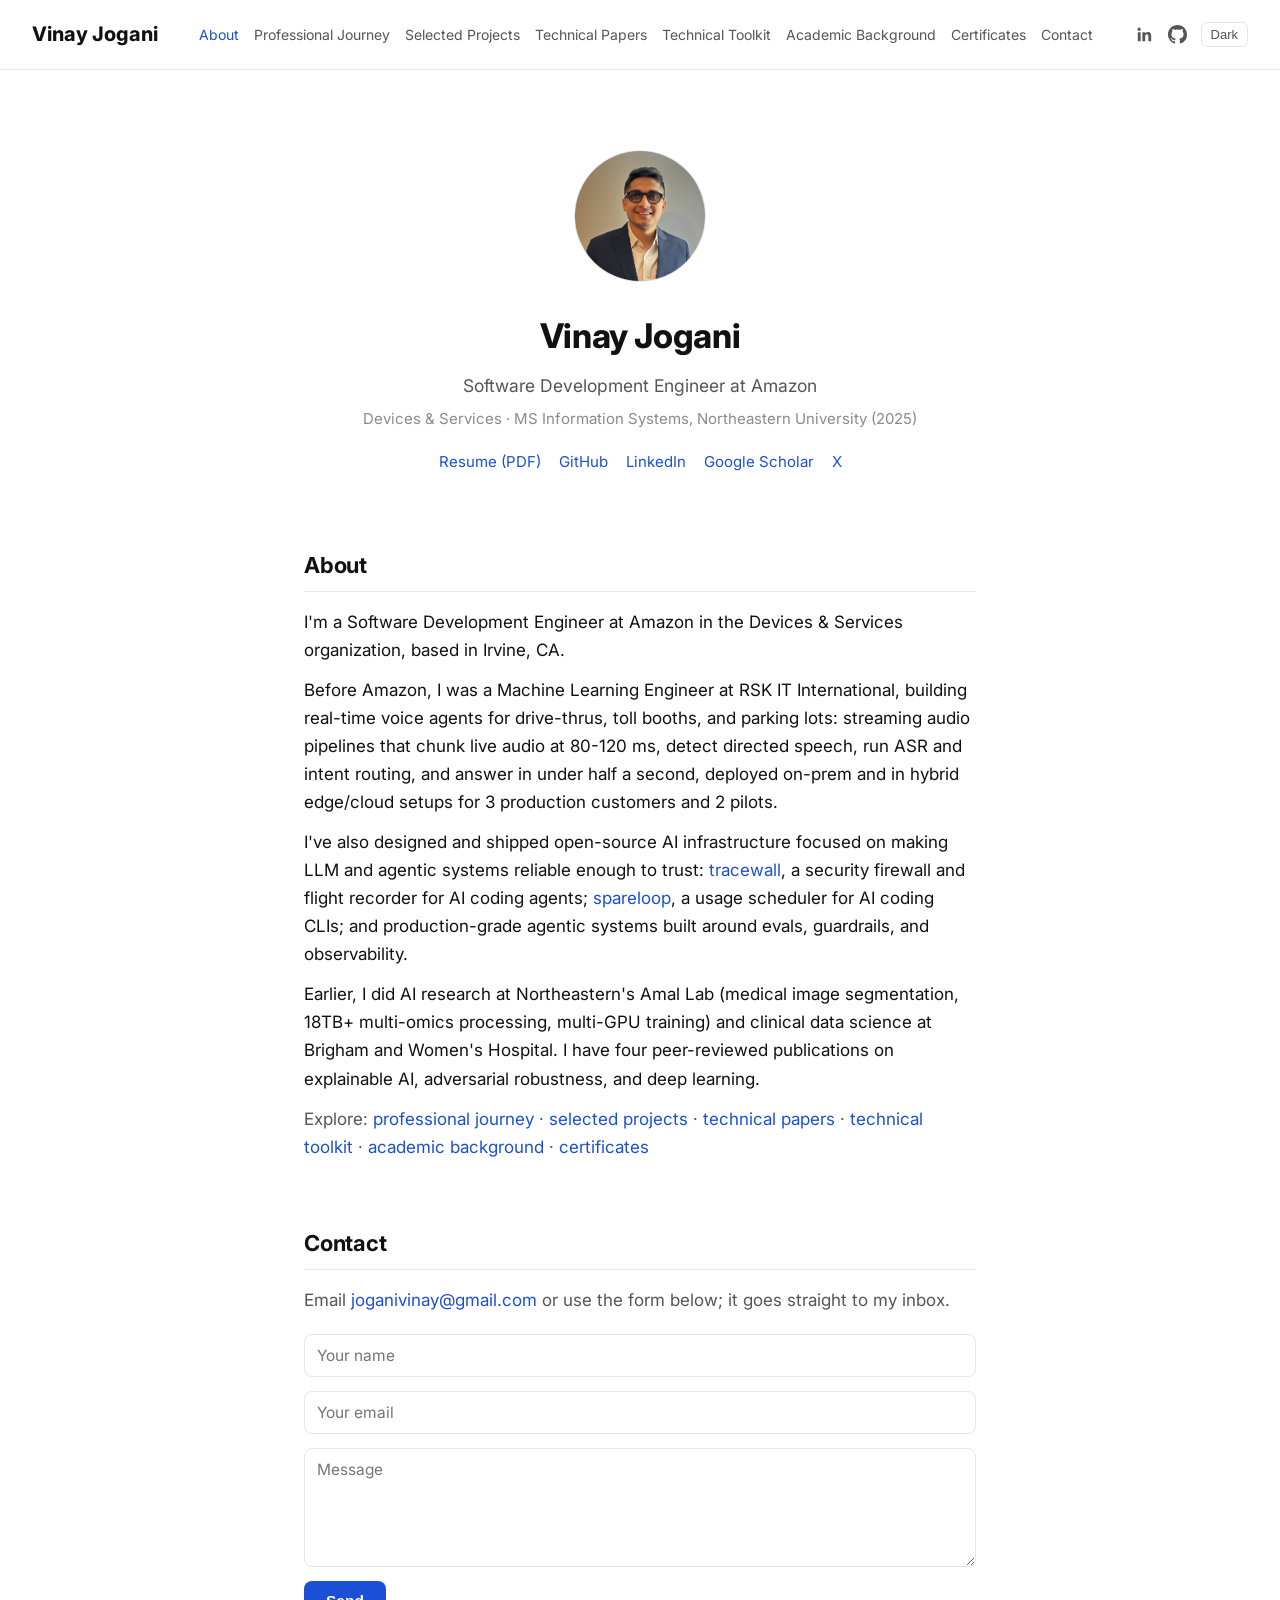
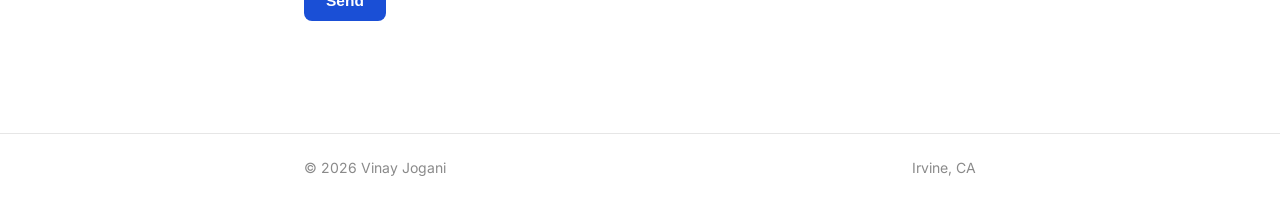
<file: index.html>
<!DOCTYPE html>
<html lang="en">
<head>
<meta charset="UTF-8"><meta name="viewport" content="width=device-width, initial-scale=1.0">
<title>Vinay Jogani — Software Development Engineer at Amazon</title>
<meta name="description" content="Vinay Jogani — Software Development Engineer at Amazon with a background in production ML, real-time voice AI, and open-source agentic AI infrastructure.">
<script async src="https://www.googletagmanager.com/gtag/js?id=G-DZ1MQV8NDV"></script>
<script>window.dataLayer=window.dataLayer||[];function gtag(){dataLayer.push(arguments);}gtag('js',new Date());gtag('config','G-DZ1MQV8NDV');</script>
<link rel="preconnect" href="https://fonts.googleapis.com"><link rel="preconnect" href="https://fonts.gstatic.com" crossorigin><link href="https://fonts.googleapis.com/css2?family=Inter:wght@400;500;600;700;800&display=swap" rel="stylesheet"><link rel="stylesheet" href="style.css">
<script src="shared.js"></script>
</head>
<body>
<header><nav>
<a class="name" href="index.html">Vinay Jogani</a>
<span class="links-c"><a class="nl active" href="index.html#about">About</a><a class="nl" href="journey.html">Professional Journey</a><a class="nl" href="projects.html">Selected Projects</a><a class="nl" href="papers.html">Technical Papers</a><a class="nl" href="toolkit.html">Technical Toolkit</a><a class="nl" href="academic.html">Academic Background</a><a class="nl" href="certificates.html">Certificates</a><a class="nl" href="index.html#contact">Contact</a></span>
<span class="icons">
<a href="https://www.linkedin.com/in/vinayjogani/" aria-label="LinkedIn" target="_blank" rel="noopener"><svg viewBox="0 0 24 24"><path d="M20.45 20.45h-3.56v-5.57c0-1.33-.02-3.04-1.85-3.04-1.85 0-2.14 1.45-2.14 2.94v5.67H9.34V9h3.41v1.56h.05c.48-.9 1.64-1.85 3.37-1.85 3.6 0 4.27 2.37 4.27 5.46v6.28zM5.34 7.43a2.07 2.07 0 1 1 0-4.13 2.07 2.07 0 0 1 0 4.13zM7.12 20.45H3.55V9h3.57v11.45z"/></svg></a>
<a href="https://github.com/VinayJogani14" aria-label="GitHub" target="_blank" rel="noopener"><svg viewBox="0 0 16 16"><path d="M8 0C3.58 0 0 3.58 0 8c0 3.54 2.29 6.53 5.47 7.59.4.07.55-.17.55-.38 0-.19-.01-.82-.01-1.49-2.01.37-2.53-.49-2.69-.94-.09-.23-.48-.94-.82-1.13-.28-.15-.68-.52-.01-.53.63-.01 1.08.58 1.23.82.72 1.21 1.87.87 2.33.66.07-.52.28-.87.51-1.07-1.78-.2-3.64-.89-3.64-3.95 0-.87.31-1.59.82-2.15-.08-.2-.36-1.02.08-2.12 0 0 .67-.21 2.2.82.64-.18 1.32-.27 2-.27s1.36.09 2 .27c1.53-1.04 2.2-.82 2.2-.82.44 1.1.16 1.92.08 2.12.51.56.82 1.27.82 2.15 0 3.07-1.87 3.75-3.65 3.95.29.25.54.73.54 1.48 0 1.07-.01 1.93-.01 2.2 0 .21.15.46.55.38A8.01 8.01 0 0 0 16 8c0-4.42-3.58-8-8-8z"/></svg></a>
<button id="theme-btn" onclick="toggleTheme()">Dark</button>
</span>
</nav></header>
<main><div class="wrap">

<div class="hero">
<img src="Vinay.jpg" alt="Vinay Jogani">
<h1>Vinay Jogani</h1>
<div class="tag">Software Development Engineer at Amazon</div>
<div class="sub">Devices &amp; Services &middot; MS Information Systems, Northeastern University (2025)</div>
<div class="links">
<a href="Vinay Jogani_Resume.pdf">Resume (PDF)</a>
<a href="https://github.com/VinayJogani14" target="_blank" rel="noopener">GitHub</a>
<a href="https://www.linkedin.com/in/vinayjogani/" target="_blank" rel="noopener">LinkedIn</a>
<a href="https://scholar.google.com/citations?hl=en&user=Xnowpo4AAAAJ" target="_blank" rel="noopener">Google Scholar</a>
<a href="https://x.com/jogani_vinay" target="_blank" rel="noopener">X</a>
</div>
</div>

<section id="about">
<h2>About</h2>
<p>I'm a Software Development Engineer at Amazon in the Devices &amp; Services organization, based in Irvine, CA.</p>
<p>Before Amazon, I was a Machine Learning Engineer at RSK IT International, building real-time voice agents for drive-thrus, toll booths, and parking lots: streaming audio pipelines that chunk live audio at 80-120 ms, detect directed speech, run ASR and intent routing, and answer in under half a second, deployed on-prem and in hybrid edge/cloud setups for 3 production customers and 2 pilots.</p>
<p>I've also designed and shipped open-source AI infrastructure focused on making LLM and agentic systems reliable enough to trust: <a href="https://github.com/VinayJogani14/tracewall" target="_blank" rel="noopener">tracewall</a>, a security firewall and flight recorder for AI coding agents; <a href="https://github.com/VinayJogani14/spareloop" target="_blank" rel="noopener">spareloop</a>, a usage scheduler for AI coding CLIs; and production-grade agentic systems built around evals, guardrails, and observability.</p>
<p>Earlier, I did AI research at Northeastern's Amal Lab (medical image segmentation, 18TB+ multi-omics processing, multi-GPU training) and clinical data science at Brigham and Women's Hospital. I have four peer-reviewed publications on explainable AI, adversarial robustness, and deep learning.</p>
<p class="muted">Explore: <a href="journey.html">professional journey</a> &middot; <a href="projects.html">selected projects</a> &middot; <a href="papers.html">technical papers</a> &middot; <a href="toolkit.html">technical toolkit</a> &middot; <a href="academic.html">academic background</a> &middot; <a href="certificates.html">certificates</a></p>
</section>

<section id="contact">
<h2>Contact</h2>
<p class="muted">Email <a href="mailto:joganivinay@gmail.com">joganivinay@gmail.com</a> or use the form below; it goes straight to my inbox.</p>
<form action="https://formsubmit.co/joganivinay@gmail.com" method="POST">
<input type="hidden" name="_subject" value="Website contact — vinayjogani14.github.io">
<input type="hidden" name="_captcha" value="false">
<input type="text" name="_honey" style="display:none">
<input type="text" name="name" placeholder="Your name" required>
<input type="email" name="email" placeholder="Your email" required>
<textarea name="message" rows="5" placeholder="Message" required></textarea>
<button class="submit" type="submit">Send</button>
</form>
</section>

</div></main>
<footer><div class="wrap"><span>© 2026 Vinay Jogani</span><span>Irvine, CA</span></div></footer>
</body>
</html>
</file>
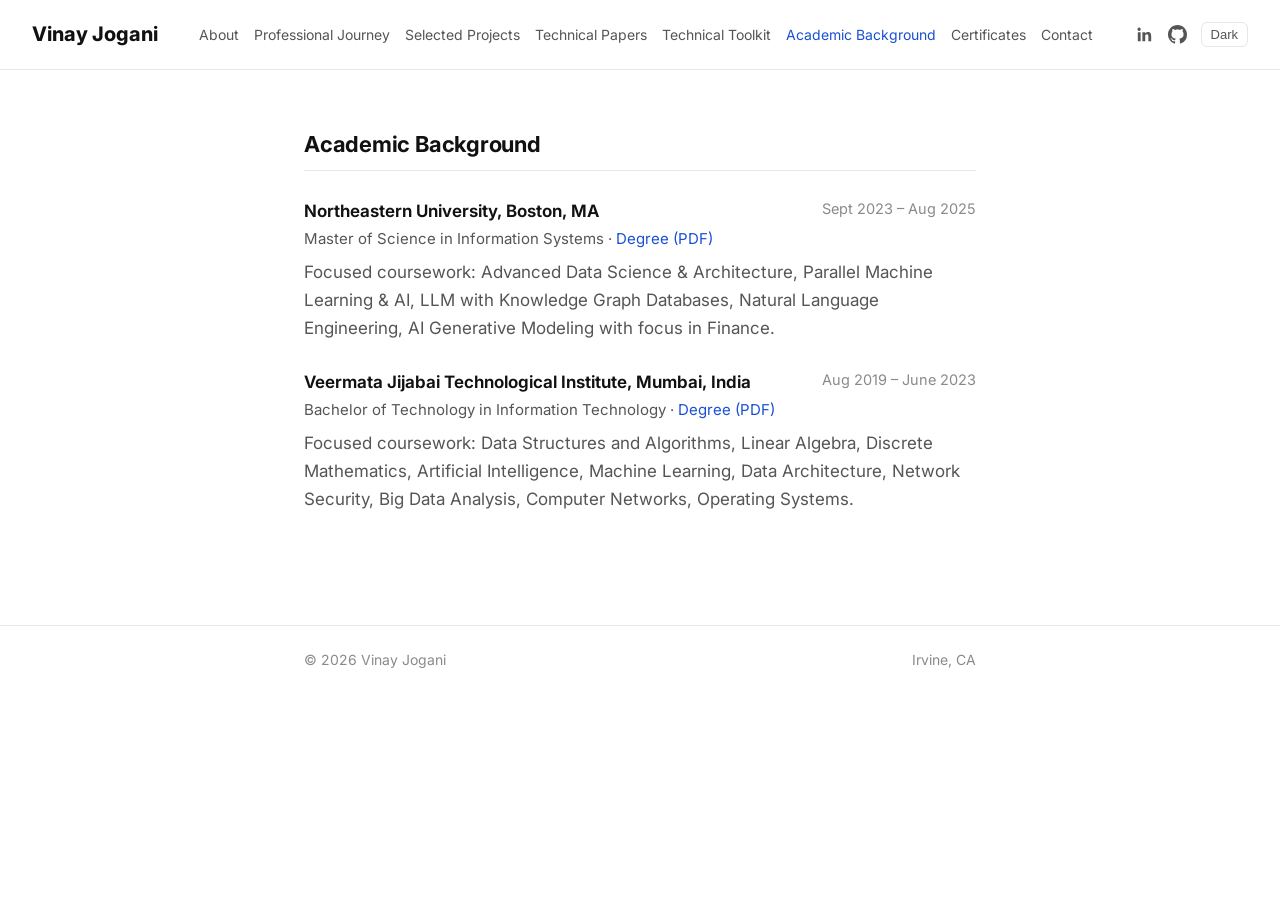
<file: academic.html>
<!DOCTYPE html>
<html lang="en">
<head>
<meta charset="UTF-8"><meta name="viewport" content="width=device-width, initial-scale=1.0">
<title>Academic Background — Vinay Jogani</title>
<meta name="description" content="Vinay Jogani's education: MS Information Systems at Northeastern University, BTech IT at VJTI Mumbai.">
<script async src="https://www.googletagmanager.com/gtag/js?id=G-DZ1MQV8NDV"></script>
<script>window.dataLayer=window.dataLayer||[];function gtag(){dataLayer.push(arguments);}gtag('js',new Date());gtag('config','G-DZ1MQV8NDV');</script>
<link rel="preconnect" href="https://fonts.googleapis.com"><link rel="preconnect" href="https://fonts.gstatic.com" crossorigin><link href="https://fonts.googleapis.com/css2?family=Inter:wght@400;500;600;700;800&display=swap" rel="stylesheet"><link rel="stylesheet" href="style.css">
<script src="shared.js"></script>
</head>
<body>
<header><nav>
<a class="name" href="index.html">Vinay Jogani</a>
<span class="links-c"><a class="nl" href="index.html#about">About</a><a class="nl" href="journey.html">Professional Journey</a><a class="nl" href="projects.html">Selected Projects</a><a class="nl" href="papers.html">Technical Papers</a><a class="nl" href="toolkit.html">Technical Toolkit</a><a class="nl active" href="academic.html">Academic Background</a><a class="nl" href="certificates.html">Certificates</a><a class="nl" href="index.html#contact">Contact</a></span>
<span class="icons">
<a href="https://www.linkedin.com/in/vinayjogani/" aria-label="LinkedIn" target="_blank" rel="noopener"><svg viewBox="0 0 24 24"><path d="M20.45 20.45h-3.56v-5.57c0-1.33-.02-3.04-1.85-3.04-1.85 0-2.14 1.45-2.14 2.94v5.67H9.34V9h3.41v1.56h.05c.48-.9 1.64-1.85 3.37-1.85 3.6 0 4.27 2.37 4.27 5.46v6.28zM5.34 7.43a2.07 2.07 0 1 1 0-4.13 2.07 2.07 0 0 1 0 4.13zM7.12 20.45H3.55V9h3.57v11.45z"/></svg></a>
<a href="https://github.com/VinayJogani14" aria-label="GitHub" target="_blank" rel="noopener"><svg viewBox="0 0 16 16"><path d="M8 0C3.58 0 0 3.58 0 8c0 3.54 2.29 6.53 5.47 7.59.4.07.55-.17.55-.38 0-.19-.01-.82-.01-1.49-2.01.37-2.53-.49-2.69-.94-.09-.23-.48-.94-.82-1.13-.28-.15-.68-.52-.01-.53.63-.01 1.08.58 1.23.82.72 1.21 1.87.87 2.33.66.07-.52.28-.87.51-1.07-1.78-.2-3.64-.89-3.64-3.95 0-.87.31-1.59.82-2.15-.08-.2-.36-1.02.08-2.12 0 0 .67-.21 2.2.82.64-.18 1.32-.27 2-.27s1.36.09 2 .27c1.53-1.04 2.2-.82 2.2-.82.44 1.1.16 1.92.08 2.12.51.56.82 1.27.82 2.15 0 3.07-1.87 3.75-3.65 3.95.29.25.54.73.54 1.48 0 1.07-.01 1.93-.01 2.2 0 .21.15.46.55.38A8.01 8.01 0 0 0 16 8c0-4.42-3.58-8-8-8z"/></svg></a>
<button id="theme-btn" onclick="toggleTheme()">Dark</button>
</span>
</nav></header>
<main><div class="wrap">

<h2 style="margin-top:0">Academic Background</h2>
<div class="item"><div class="row"><span class="t">Northeastern University, Boston, MA</span><span class="d">Sept 2023 – Aug 2025</span></div>
<div class="where">Master of Science in Information Systems · <a href="docs/Northeastern Degree.pdf">Degree (PDF)</a></div>
<p class="muted" style="margin-top:6px">Focused coursework: Advanced Data Science &amp; Architecture, Parallel Machine Learning &amp; AI, LLM with Knowledge Graph Databases, Natural Language Engineering, AI Generative Modeling with focus in Finance.</p></div>

<div class="item"><div class="row"><span class="t">Veermata Jijabai Technological Institute, Mumbai, India</span><span class="d">Aug 2019 – June 2023</span></div>
<div class="where">Bachelor of Technology in Information Technology · <a href="docs/VJTI Degree.pdf">Degree (PDF)</a></div>
<p class="muted" style="margin-top:6px">Focused coursework: Data Structures and Algorithms, Linear Algebra, Discrete Mathematics, Artificial Intelligence, Machine Learning, Data Architecture, Network Security, Big Data Analysis, Computer Networks, Operating Systems.</p></div>

</div></main>
<footer><div class="wrap"><span>© 2026 Vinay Jogani</span><span>Irvine, CA</span></div></footer>
</body>
</html>
</file>
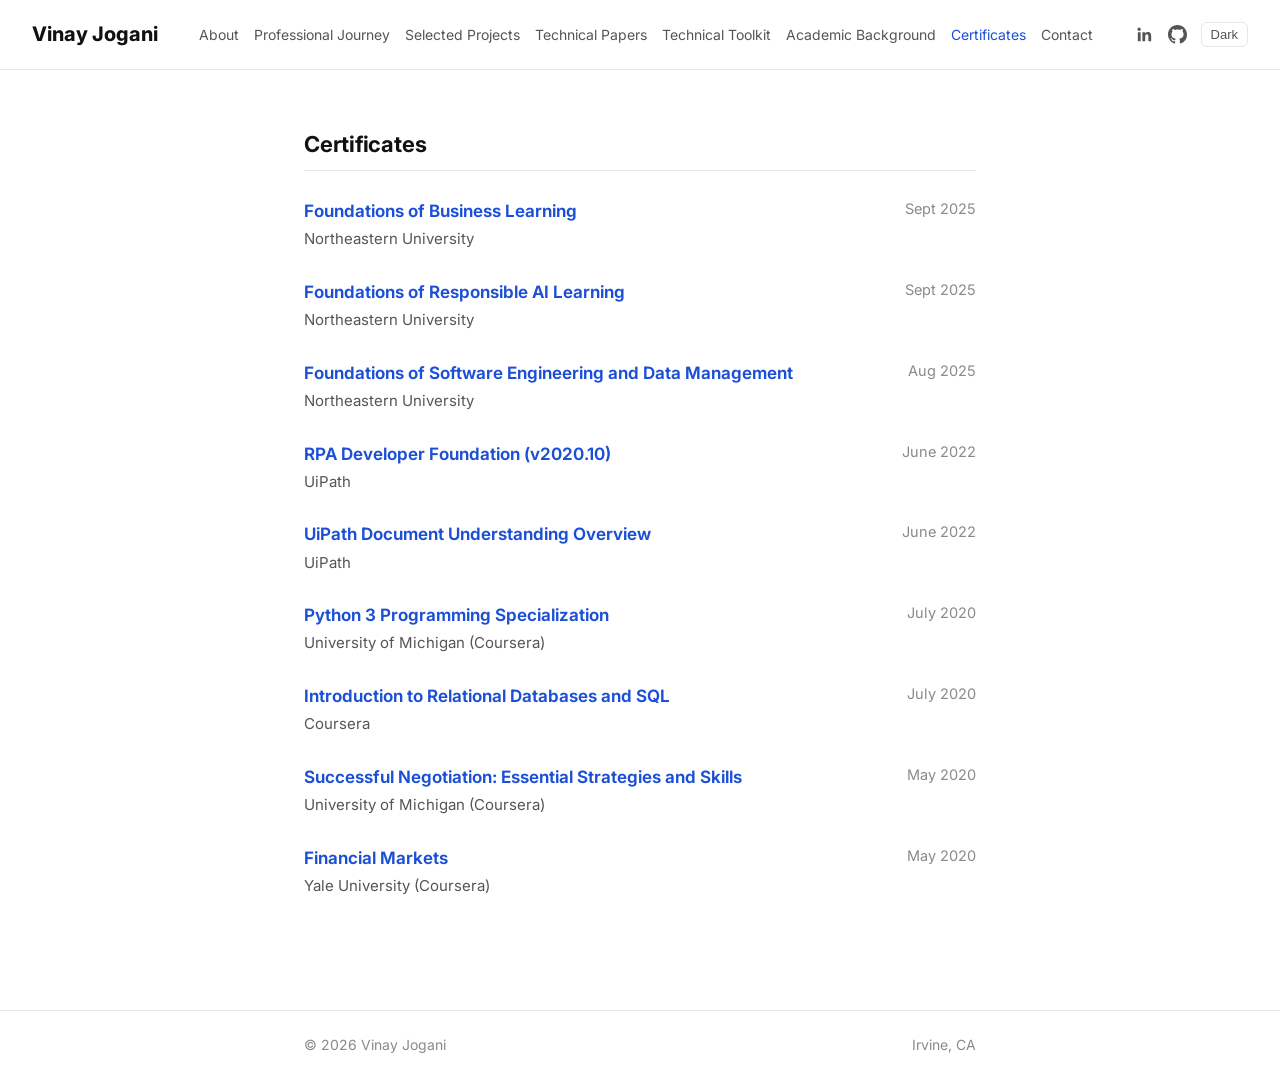
<file: certificates.html>
<!DOCTYPE html>
<html lang="en">
<head>
<meta charset="UTF-8"><meta name="viewport" content="width=device-width, initial-scale=1.0">
<title>Certificates — Vinay Jogani</title>
<meta name="description" content="Certificates earned by Vinay Jogani from Northeastern, UiPath, University of Michigan, and Yale.">
<script async src="https://www.googletagmanager.com/gtag/js?id=G-DZ1MQV8NDV"></script>
<script>window.dataLayer=window.dataLayer||[];function gtag(){dataLayer.push(arguments);}gtag('js',new Date());gtag('config','G-DZ1MQV8NDV');</script>
<link rel="preconnect" href="https://fonts.googleapis.com"><link rel="preconnect" href="https://fonts.gstatic.com" crossorigin><link href="https://fonts.googleapis.com/css2?family=Inter:wght@400;500;600;700;800&display=swap" rel="stylesheet"><link rel="stylesheet" href="style.css">
<script src="shared.js"></script>
</head>
<body>
<header><nav>
<a class="name" href="index.html">Vinay Jogani</a>
<span class="links-c"><a class="nl" href="index.html#about">About</a><a class="nl" href="journey.html">Professional Journey</a><a class="nl" href="projects.html">Selected Projects</a><a class="nl" href="papers.html">Technical Papers</a><a class="nl" href="toolkit.html">Technical Toolkit</a><a class="nl" href="academic.html">Academic Background</a><a class="nl active" href="certificates.html">Certificates</a><a class="nl" href="index.html#contact">Contact</a></span>
<span class="icons">
<a href="https://www.linkedin.com/in/vinayjogani/" aria-label="LinkedIn" target="_blank" rel="noopener"><svg viewBox="0 0 24 24"><path d="M20.45 20.45h-3.56v-5.57c0-1.33-.02-3.04-1.85-3.04-1.85 0-2.14 1.45-2.14 2.94v5.67H9.34V9h3.41v1.56h.05c.48-.9 1.64-1.85 3.37-1.85 3.6 0 4.27 2.37 4.27 5.46v6.28zM5.34 7.43a2.07 2.07 0 1 1 0-4.13 2.07 2.07 0 0 1 0 4.13zM7.12 20.45H3.55V9h3.57v11.45z"/></svg></a>
<a href="https://github.com/VinayJogani14" aria-label="GitHub" target="_blank" rel="noopener"><svg viewBox="0 0 16 16"><path d="M8 0C3.58 0 0 3.58 0 8c0 3.54 2.29 6.53 5.47 7.59.4.07.55-.17.55-.38 0-.19-.01-.82-.01-1.49-2.01.37-2.53-.49-2.69-.94-.09-.23-.48-.94-.82-1.13-.28-.15-.68-.52-.01-.53.63-.01 1.08.58 1.23.82.72 1.21 1.87.87 2.33.66.07-.52.28-.87.51-1.07-1.78-.2-3.64-.89-3.64-3.95 0-.87.31-1.59.82-2.15-.08-.2-.36-1.02.08-2.12 0 0 .67-.21 2.2.82.64-.18 1.32-.27 2-.27s1.36.09 2 .27c1.53-1.04 2.2-.82 2.2-.82.44 1.1.16 1.92.08 2.12.51.56.82 1.27.82 2.15 0 3.07-1.87 3.75-3.65 3.95.29.25.54.73.54 1.48 0 1.07-.01 1.93-.01 2.2 0 .21.15.46.55.38A8.01 8.01 0 0 0 16 8c0-4.42-3.58-8-8-8z"/></svg></a>
<button id="theme-btn" onclick="toggleTheme()">Dark</button>
</span>
</nav></header>
<main><div class="wrap">
<h2 style="margin-top:0">Certificates</h2><div class="item"><div class="row"><span class="t"><a href="https://northeastern.badgr.com/public/credentials/xpQ7xJB9TRelAGd5vNbZXA?identity__email=jogani.v%40northeastern.edu" target="_blank" rel="noopener">Foundations of Business Learning</a></span><span class="d">Sept 2025</span></div><div class="where">Northeastern University</div></div><div class="item"><div class="row"><span class="t"><a href="https://northeastern.badgr.com/public/credentials/or8B7_xjQsWAOlJY0SCC4w?identity__email=jogani.v%40northeastern.edu" target="_blank" rel="noopener">Foundations of Responsible AI Learning</a></span><span class="d">Sept 2025</span></div><div class="where">Northeastern University</div></div><div class="item"><div class="row"><span class="t"><a href="https://northeastern.badgr.com/public/credentials/t70JusHFQ3eS8KcBfu5zXA?identity__email=jogani.v%40northeastern.edu" target="_blank" rel="noopener">Foundations of Software Engineering and Data Management</a></span><span class="d">Aug 2025</span></div><div class="where">Northeastern University</div></div><div class="item"><div class="row"><span class="t"><a href="docs/UiPath RPA Foundation.pdf" target="_blank" rel="noopener">RPA Developer Foundation (v2020.10)</a></span><span class="d">June 2022</span></div><div class="where">UiPath</div></div><div class="item"><div class="row"><span class="t"><a href="docs/UiPath Document Understanding.pdf" target="_blank" rel="noopener">UiPath Document Understanding Overview</a></span><span class="d">June 2022</span></div><div class="where">UiPath</div></div><div class="item"><div class="row"><span class="t"><a href="https://www.coursera.org/account/accomplishments/specialization/DV33BF5WKD42" target="_blank" rel="noopener">Python 3 Programming Specialization</a></span><span class="d">July 2020</span></div><div class="where">University of Michigan (Coursera)</div></div><div class="item"><div class="row"><span class="t"><a href="https://www.coursera.org/account/accomplishments/verify/93RHRNB9BEZQ" target="_blank" rel="noopener">Introduction to Relational Databases and SQL</a></span><span class="d">July 2020</span></div><div class="where">Coursera</div></div><div class="item"><div class="row"><span class="t"><a href="https://www.coursera.org/account/accomplishments/verify/2BMWZ2SHHPLQ" target="_blank" rel="noopener">Successful Negotiation: Essential Strategies and Skills</a></span><span class="d">May 2020</span></div><div class="where">University of Michigan (Coursera)</div></div><div class="item"><div class="row"><span class="t"><a href="https://www.coursera.org/account/accomplishments/verify/LW3EAW29CLA3" target="_blank" rel="noopener">Financial Markets</a></span><span class="d">May 2020</span></div><div class="where">Yale University (Coursera)</div></div>
</div></main>
<footer><div class="wrap"><span>© 2026 Vinay Jogani</span><span>Irvine, CA</span></div></footer>
</body>
</html>
</file>
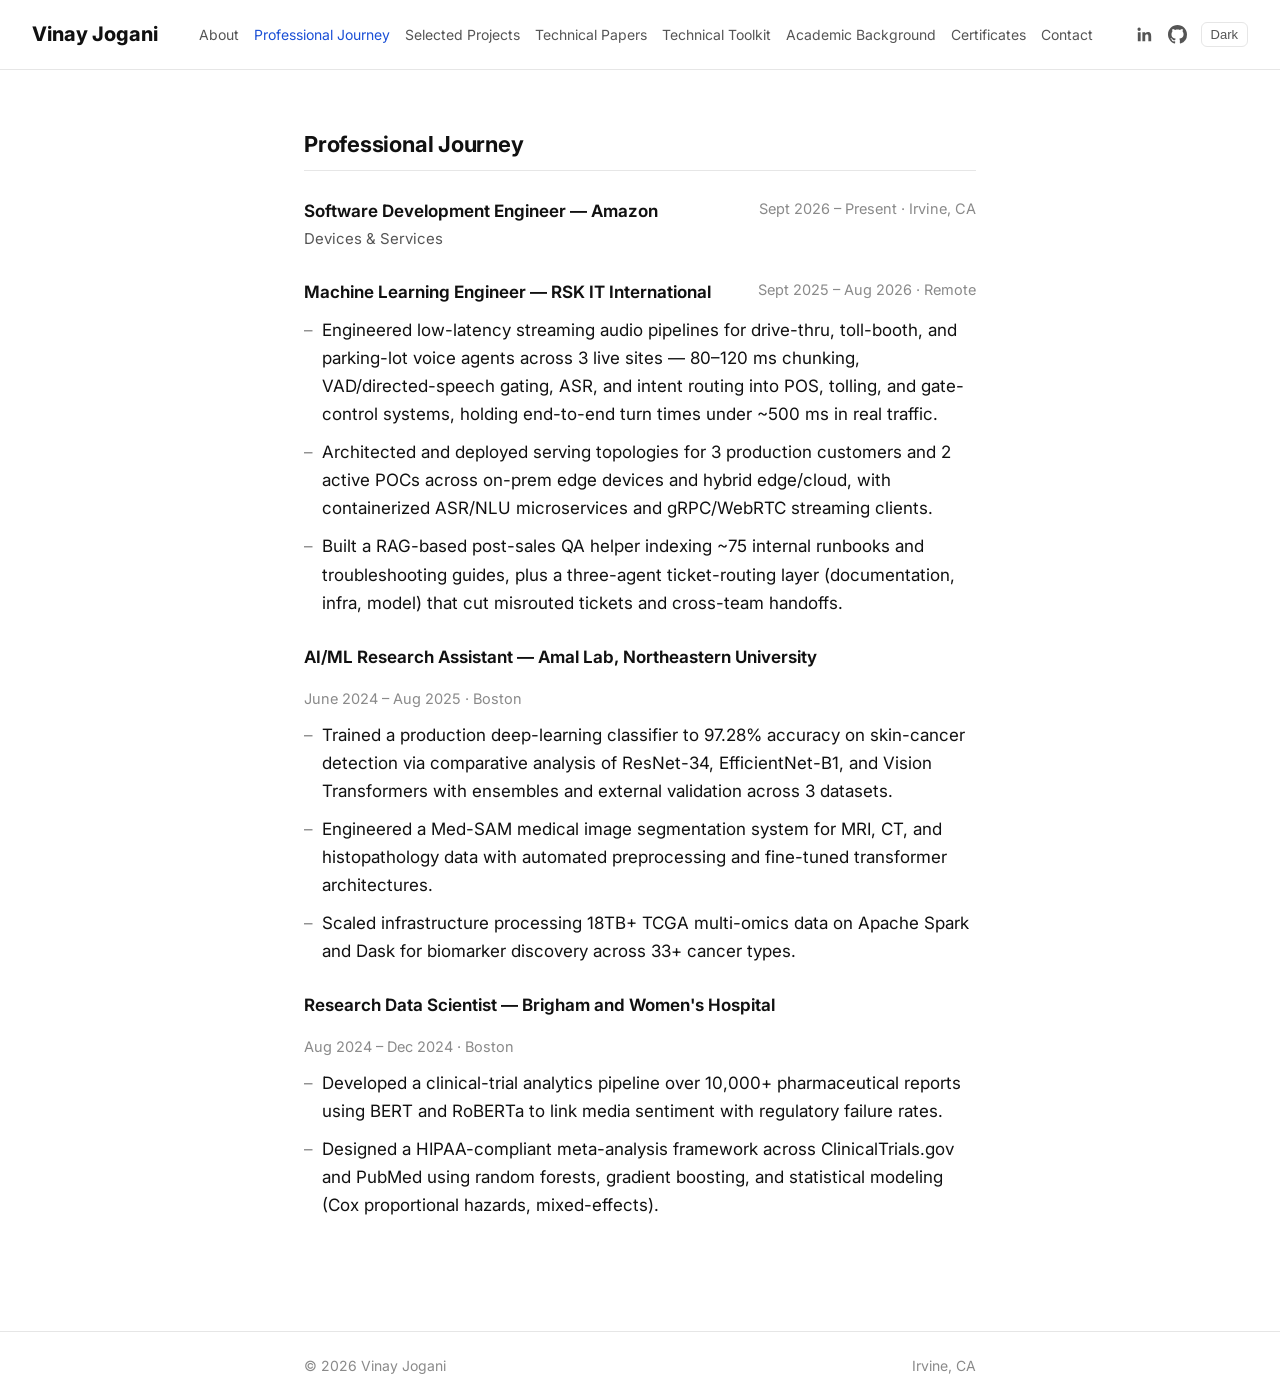
<file: journey.html>
<!DOCTYPE html>
<html lang="en">
<head>
<meta charset="UTF-8"><meta name="viewport" content="width=device-width, initial-scale=1.0">
<title>Professional Journey — Vinay Jogani</title>
<meta name="description" content="Vinay Jogani's professional experience: Amazon, RSK IT International, Amal Lab, Brigham and Women's Hospital.">
<script async src="https://www.googletagmanager.com/gtag/js?id=G-DZ1MQV8NDV"></script>
<script>window.dataLayer=window.dataLayer||[];function gtag(){dataLayer.push(arguments);}gtag('js',new Date());gtag('config','G-DZ1MQV8NDV');</script>
<link rel="preconnect" href="https://fonts.googleapis.com"><link rel="preconnect" href="https://fonts.gstatic.com" crossorigin><link href="https://fonts.googleapis.com/css2?family=Inter:wght@400;500;600;700;800&display=swap" rel="stylesheet"><link rel="stylesheet" href="style.css">
<script src="shared.js"></script>
</head>
<body>
<header><nav>
<a class="name" href="index.html">Vinay Jogani</a>
<span class="links-c"><a class="nl" href="index.html#about">About</a><a class="nl active" href="journey.html">Professional Journey</a><a class="nl" href="projects.html">Selected Projects</a><a class="nl" href="papers.html">Technical Papers</a><a class="nl" href="toolkit.html">Technical Toolkit</a><a class="nl" href="academic.html">Academic Background</a><a class="nl" href="certificates.html">Certificates</a><a class="nl" href="index.html#contact">Contact</a></span>
<span class="icons">
<a href="https://www.linkedin.com/in/vinayjogani/" aria-label="LinkedIn" target="_blank" rel="noopener"><svg viewBox="0 0 24 24"><path d="M20.45 20.45h-3.56v-5.57c0-1.33-.02-3.04-1.85-3.04-1.85 0-2.14 1.45-2.14 2.94v5.67H9.34V9h3.41v1.56h.05c.48-.9 1.64-1.85 3.37-1.85 3.6 0 4.27 2.37 4.27 5.46v6.28zM5.34 7.43a2.07 2.07 0 1 1 0-4.13 2.07 2.07 0 0 1 0 4.13zM7.12 20.45H3.55V9h3.57v11.45z"/></svg></a>
<a href="https://github.com/VinayJogani14" aria-label="GitHub" target="_blank" rel="noopener"><svg viewBox="0 0 16 16"><path d="M8 0C3.58 0 0 3.58 0 8c0 3.54 2.29 6.53 5.47 7.59.4.07.55-.17.55-.38 0-.19-.01-.82-.01-1.49-2.01.37-2.53-.49-2.69-.94-.09-.23-.48-.94-.82-1.13-.28-.15-.68-.52-.01-.53.63-.01 1.08.58 1.23.82.72 1.21 1.87.87 2.33.66.07-.52.28-.87.51-1.07-1.78-.2-3.64-.89-3.64-3.95 0-.87.31-1.59.82-2.15-.08-.2-.36-1.02.08-2.12 0 0 .67-.21 2.2.82.64-.18 1.32-.27 2-.27s1.36.09 2 .27c1.53-1.04 2.2-.82 2.2-.82.44 1.1.16 1.92.08 2.12.51.56.82 1.27.82 2.15 0 3.07-1.87 3.75-3.65 3.95.29.25.54.73.54 1.48 0 1.07-.01 1.93-.01 2.2 0 .21.15.46.55.38A8.01 8.01 0 0 0 16 8c0-4.42-3.58-8-8-8z"/></svg></a>
<button id="theme-btn" onclick="toggleTheme()">Dark</button>
</span>
</nav></header>
<main><div class="wrap">

<h2 style="margin-top:0">Professional Journey</h2>

<div class="item"><div class="row"><span class="t">Software Development Engineer — Amazon</span><span class="d">Sept 2026 – Present · Irvine, CA</span></div>
<div class="where">Devices &amp; Services</div></div>

<div class="item"><div class="row"><span class="t">Machine Learning Engineer — RSK IT International</span><span class="d">Sept 2025 – Aug 2026 · Remote</span></div>
<ul class="plain">
<li>Engineered low-latency streaming audio pipelines for drive-thru, toll-booth, and parking-lot voice agents across 3 live sites — 80–120 ms chunking, VAD/directed-speech gating, ASR, and intent routing into POS, tolling, and gate-control systems, holding end-to-end turn times under ~500 ms in real traffic.</li>
<li>Architected and deployed serving topologies for 3 production customers and 2 active POCs across on-prem edge devices and hybrid edge/cloud, with containerized ASR/NLU microservices and gRPC/WebRTC streaming clients.</li>
<li>Built a RAG-based post-sales QA helper indexing ~75 internal runbooks and troubleshooting guides, plus a three-agent ticket-routing layer (documentation, infra, model) that cut misrouted tickets and cross-team handoffs.</li>
</ul></div>

<div class="item"><div class="row"><span class="t">AI/ML Research Assistant — Amal Lab, Northeastern University</span><span class="d">June 2024 – Aug 2025 · Boston</span></div>
<ul class="plain">
<li>Trained a production deep-learning classifier to 97.28% accuracy on skin-cancer detection via comparative analysis of ResNet-34, EfficientNet-B1, and Vision Transformers with ensembles and external validation across 3 datasets.</li>
<li>Engineered a Med-SAM medical image segmentation system for MRI, CT, and histopathology data with automated preprocessing and fine-tuned transformer architectures.</li>
<li>Scaled infrastructure processing 18TB+ TCGA multi-omics data on Apache Spark and Dask for biomarker discovery across 33+ cancer types.</li>
</ul></div>

<div class="item"><div class="row"><span class="t">Research Data Scientist — Brigham and Women's Hospital</span><span class="d">Aug 2024 – Dec 2024 · Boston</span></div>
<ul class="plain">
<li>Developed a clinical-trial analytics pipeline over 10,000+ pharmaceutical reports using BERT and RoBERTa to link media sentiment with regulatory failure rates.</li>
<li>Designed a HIPAA-compliant meta-analysis framework across ClinicalTrials.gov and PubMed using random forests, gradient boosting, and statistical modeling (Cox proportional hazards, mixed-effects).</li>
</ul></div>

</div></main>
<footer><div class="wrap"><span>© 2026 Vinay Jogani</span><span>Irvine, CA</span></div></footer>
</body>
</html>
</file>
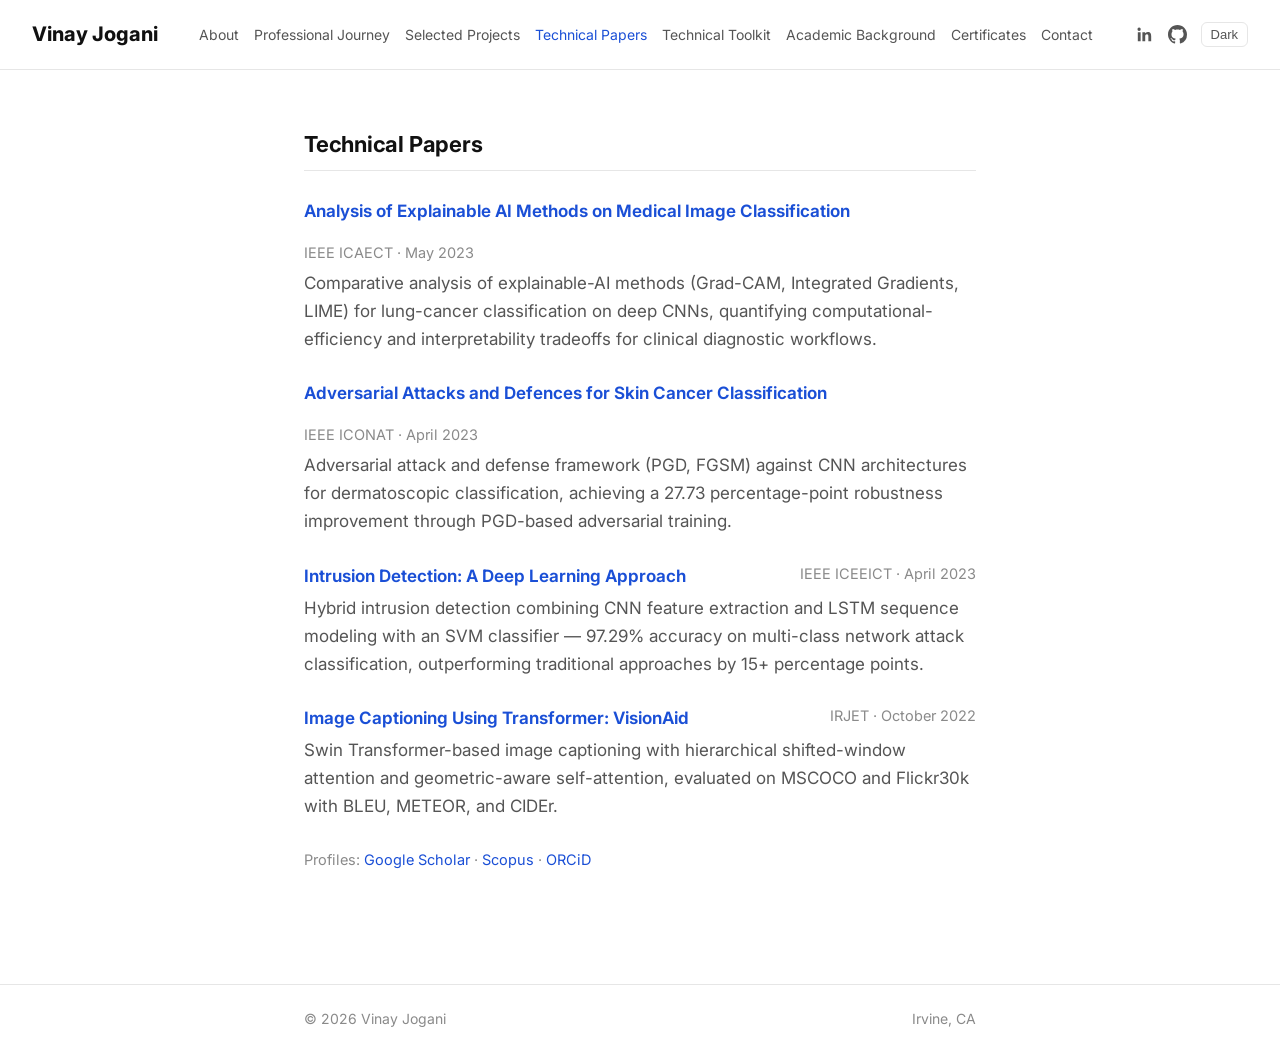
<file: papers.html>
<!DOCTYPE html>
<html lang="en">
<head>
<meta charset="UTF-8"><meta name="viewport" content="width=device-width, initial-scale=1.0">
<title>Technical Papers — Vinay Jogani</title>
<meta name="description" content="Peer-reviewed publications by Vinay Jogani on explainable AI, adversarial robustness, and deep learning.">
<script async src="https://www.googletagmanager.com/gtag/js?id=G-DZ1MQV8NDV"></script>
<script>window.dataLayer=window.dataLayer||[];function gtag(){dataLayer.push(arguments);}gtag('js',new Date());gtag('config','G-DZ1MQV8NDV');</script>
<link rel="preconnect" href="https://fonts.googleapis.com"><link rel="preconnect" href="https://fonts.gstatic.com" crossorigin><link href="https://fonts.googleapis.com/css2?family=Inter:wght@400;500;600;700;800&display=swap" rel="stylesheet"><link rel="stylesheet" href="style.css">
<script src="shared.js"></script>
</head>
<body>
<header><nav>
<a class="name" href="index.html">Vinay Jogani</a>
<span class="links-c"><a class="nl" href="index.html#about">About</a><a class="nl" href="journey.html">Professional Journey</a><a class="nl" href="projects.html">Selected Projects</a><a class="nl active" href="papers.html">Technical Papers</a><a class="nl" href="toolkit.html">Technical Toolkit</a><a class="nl" href="academic.html">Academic Background</a><a class="nl" href="certificates.html">Certificates</a><a class="nl" href="index.html#contact">Contact</a></span>
<span class="icons">
<a href="https://www.linkedin.com/in/vinayjogani/" aria-label="LinkedIn" target="_blank" rel="noopener"><svg viewBox="0 0 24 24"><path d="M20.45 20.45h-3.56v-5.57c0-1.33-.02-3.04-1.85-3.04-1.85 0-2.14 1.45-2.14 2.94v5.67H9.34V9h3.41v1.56h.05c.48-.9 1.64-1.85 3.37-1.85 3.6 0 4.27 2.37 4.27 5.46v6.28zM5.34 7.43a2.07 2.07 0 1 1 0-4.13 2.07 2.07 0 0 1 0 4.13zM7.12 20.45H3.55V9h3.57v11.45z"/></svg></a>
<a href="https://github.com/VinayJogani14" aria-label="GitHub" target="_blank" rel="noopener"><svg viewBox="0 0 16 16"><path d="M8 0C3.58 0 0 3.58 0 8c0 3.54 2.29 6.53 5.47 7.59.4.07.55-.17.55-.38 0-.19-.01-.82-.01-1.49-2.01.37-2.53-.49-2.69-.94-.09-.23-.48-.94-.82-1.13-.28-.15-.68-.52-.01-.53.63-.01 1.08.58 1.23.82.72 1.21 1.87.87 2.33.66.07-.52.28-.87.51-1.07-1.78-.2-3.64-.89-3.64-3.95 0-.87.31-1.59.82-2.15-.08-.2-.36-1.02.08-2.12 0 0 .67-.21 2.2.82.64-.18 1.32-.27 2-.27s1.36.09 2 .27c1.53-1.04 2.2-.82 2.2-.82.44 1.1.16 1.92.08 2.12.51.56.82 1.27.82 2.15 0 3.07-1.87 3.75-3.65 3.95.29.25.54.73.54 1.48 0 1.07-.01 1.93-.01 2.2 0 .21.15.46.55.38A8.01 8.01 0 0 0 16 8c0-4.42-3.58-8-8-8z"/></svg></a>
<button id="theme-btn" onclick="toggleTheme()">Dark</button>
</span>
</nav></header>
<main><div class="wrap">

<h2 style="margin-top:0">Technical Papers</h2>
<div class="item"><div class="row"><span class="t"><a href="https://ieeexplore.ieee.org/document/10118312" target="_blank" rel="noopener">Analysis of Explainable AI Methods on Medical Image Classification</a></span><span class="d">IEEE ICAECT · May 2023</span></div>
<p class="muted" style="margin-top:4px">Comparative analysis of explainable-AI methods (Grad-CAM, Integrated Gradients, LIME) for lung-cancer classification on deep CNNs, quantifying computational-efficiency and interpretability tradeoffs for clinical diagnostic workflows.</p></div>

<div class="item"><div class="row"><span class="t"><a href="https://ieeexplore.ieee.org/document/10080537" target="_blank" rel="noopener">Adversarial Attacks and Defences for Skin Cancer Classification</a></span><span class="d">IEEE ICONAT · April 2023</span></div>
<p class="muted" style="margin-top:4px">Adversarial attack and defense framework (PGD, FGSM) against CNN architectures for dermatoscopic classification, achieving a 27.73 percentage-point robustness improvement through PGD-based adversarial training.</p></div>

<div class="item"><div class="row"><span class="t"><a href="https://arxiv.org/abs/2306.07601" target="_blank" rel="noopener">Intrusion Detection: A Deep Learning Approach</a></span><span class="d">IEEE ICEEICT · April 2023</span></div>
<p class="muted" style="margin-top:4px">Hybrid intrusion detection combining CNN feature extraction and LSTM sequence modeling with an SVM classifier — 97.29% accuracy on multi-class network attack classification, outperforming traditional approaches by 15+ percentage points.</p></div>

<div class="item"><div class="row"><span class="t"><a href="https://www.irjet.net/archives/V9/i10/IRJET-V9I1087.pdf" target="_blank" rel="noopener">Image Captioning Using Transformer: VisionAid</a></span><span class="d">IRJET · October 2022</span></div>
<p class="muted" style="margin-top:4px">Swin Transformer-based image captioning with hierarchical shifted-window attention and geometric-aware self-attention, evaluated on MSCOCO and Flickr30k with BLEU, METEOR, and CIDEr.</p></div>

<p class="faint" style="margin-top:28px">Profiles: <a href="https://scholar.google.com/citations?hl=en&user=Xnowpo4AAAAJ" target="_blank" rel="noopener">Google Scholar</a> · <a href="https://www.scopus.com/authid/detail.uri?authorId=58030923600" target="_blank" rel="noopener">Scopus</a> · <a href="https://orcid.org/0009-0005-9568-5747" target="_blank" rel="noopener">ORCiD</a></p>

</div></main>
<footer><div class="wrap"><span>© 2026 Vinay Jogani</span><span>Irvine, CA</span></div></footer>
</body>
</html>
</file>
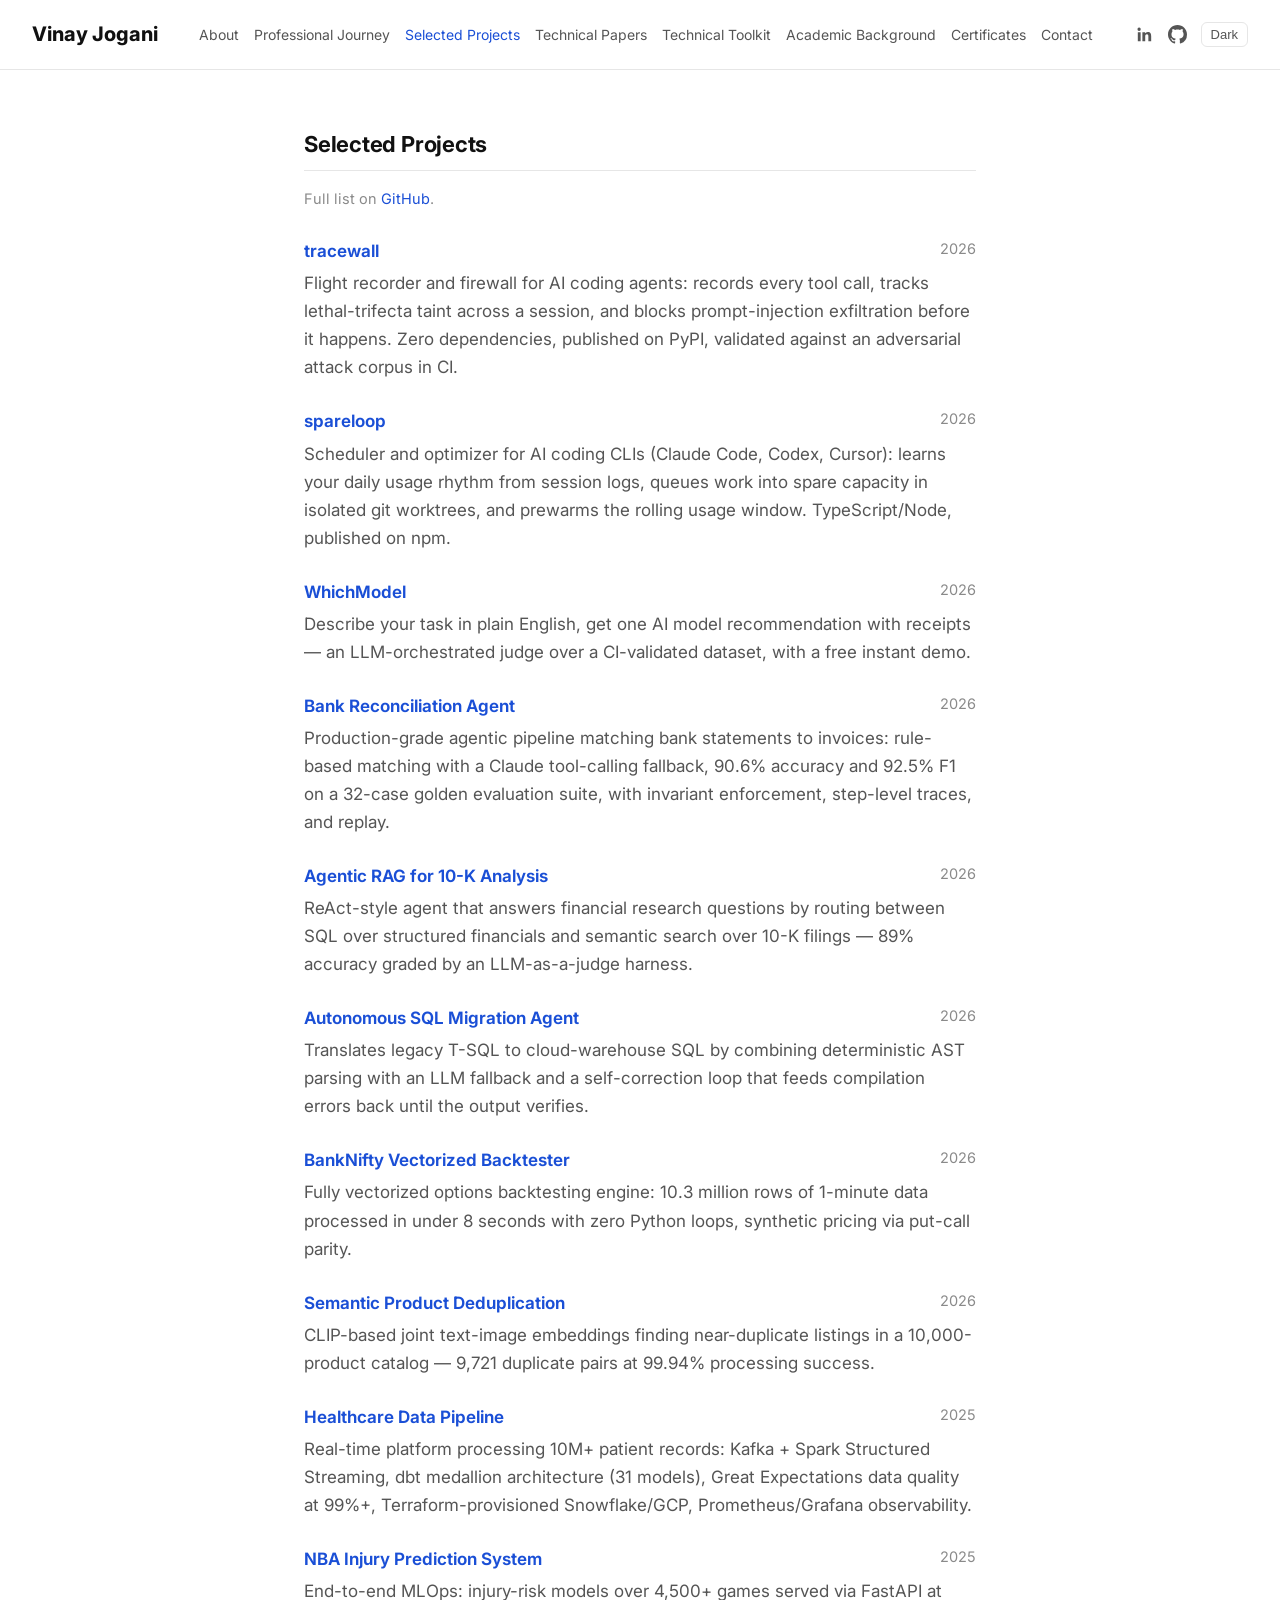
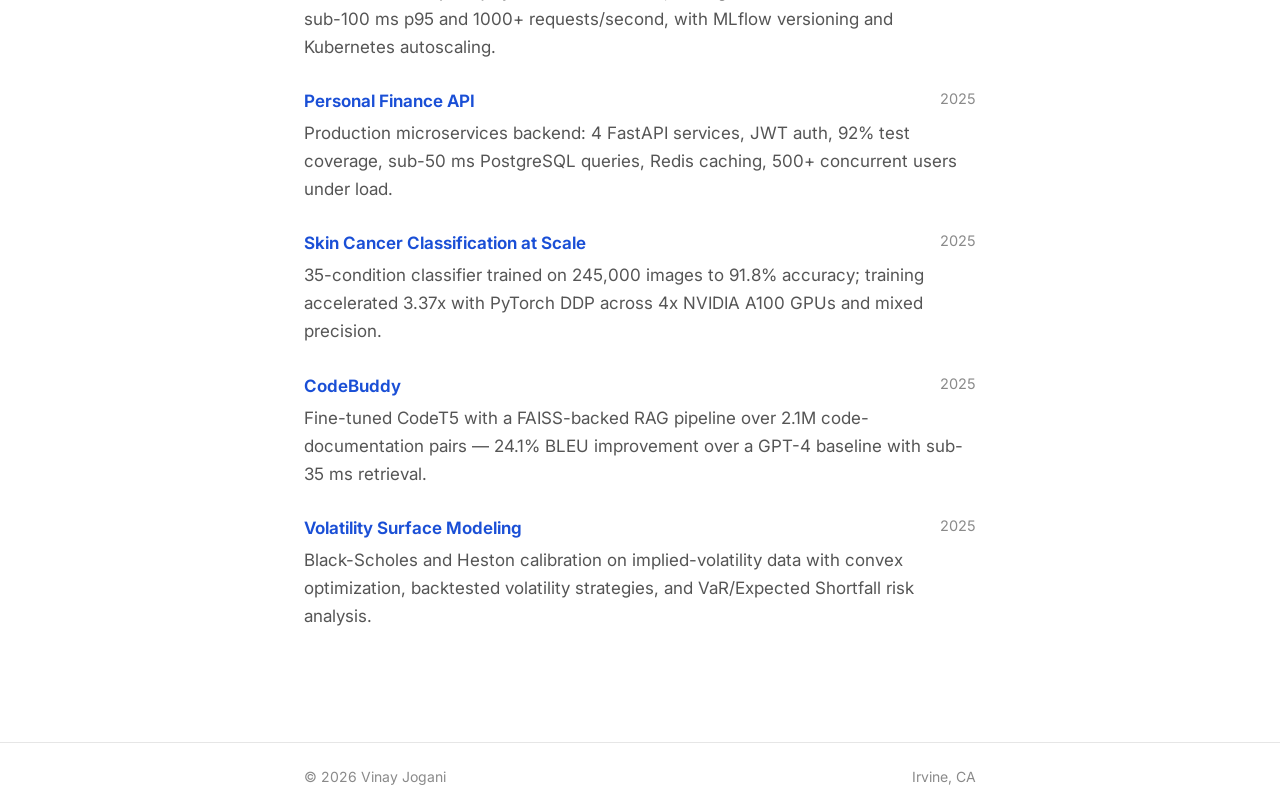
<file: projects.html>
<!DOCTYPE html>
<html lang="en">
<head>
<meta charset="UTF-8"><meta name="viewport" content="width=device-width, initial-scale=1.0">
<title>Selected Projects — Vinay Jogani</title>
<meta name="description" content="Selected projects by Vinay Jogani: open-source AI infrastructure, agentic systems, ML, and data engineering.">
<script async src="https://www.googletagmanager.com/gtag/js?id=G-DZ1MQV8NDV"></script>
<script>window.dataLayer=window.dataLayer||[];function gtag(){dataLayer.push(arguments);}gtag('js',new Date());gtag('config','G-DZ1MQV8NDV');</script>
<link rel="preconnect" href="https://fonts.googleapis.com"><link rel="preconnect" href="https://fonts.gstatic.com" crossorigin><link href="https://fonts.googleapis.com/css2?family=Inter:wght@400;500;600;700;800&display=swap" rel="stylesheet"><link rel="stylesheet" href="style.css">
<script src="shared.js"></script>
</head>
<body>
<header><nav>
<a class="name" href="index.html">Vinay Jogani</a>
<span class="links-c"><a class="nl" href="index.html#about">About</a><a class="nl" href="journey.html">Professional Journey</a><a class="nl active" href="projects.html">Selected Projects</a><a class="nl" href="papers.html">Technical Papers</a><a class="nl" href="toolkit.html">Technical Toolkit</a><a class="nl" href="academic.html">Academic Background</a><a class="nl" href="certificates.html">Certificates</a><a class="nl" href="index.html#contact">Contact</a></span>
<span class="icons">
<a href="https://www.linkedin.com/in/vinayjogani/" aria-label="LinkedIn" target="_blank" rel="noopener"><svg viewBox="0 0 24 24"><path d="M20.45 20.45h-3.56v-5.57c0-1.33-.02-3.04-1.85-3.04-1.85 0-2.14 1.45-2.14 2.94v5.67H9.34V9h3.41v1.56h.05c.48-.9 1.64-1.85 3.37-1.85 3.6 0 4.27 2.37 4.27 5.46v6.28zM5.34 7.43a2.07 2.07 0 1 1 0-4.13 2.07 2.07 0 0 1 0 4.13zM7.12 20.45H3.55V9h3.57v11.45z"/></svg></a>
<a href="https://github.com/VinayJogani14" aria-label="GitHub" target="_blank" rel="noopener"><svg viewBox="0 0 16 16"><path d="M8 0C3.58 0 0 3.58 0 8c0 3.54 2.29 6.53 5.47 7.59.4.07.55-.17.55-.38 0-.19-.01-.82-.01-1.49-2.01.37-2.53-.49-2.69-.94-.09-.23-.48-.94-.82-1.13-.28-.15-.68-.52-.01-.53.63-.01 1.08.58 1.23.82.72 1.21 1.87.87 2.33.66.07-.52.28-.87.51-1.07-1.78-.2-3.64-.89-3.64-3.95 0-.87.31-1.59.82-2.15-.08-.2-.36-1.02.08-2.12 0 0 .67-.21 2.2.82.64-.18 1.32-.27 2-.27s1.36.09 2 .27c1.53-1.04 2.2-.82 2.2-.82.44 1.1.16 1.92.08 2.12.51.56.82 1.27.82 2.15 0 3.07-1.87 3.75-3.65 3.95.29.25.54.73.54 1.48 0 1.07-.01 1.93-.01 2.2 0 .21.15.46.55.38A8.01 8.01 0 0 0 16 8c0-4.42-3.58-8-8-8z"/></svg></a>
<button id="theme-btn" onclick="toggleTheme()">Dark</button>
</span>
</nav></header>
<main><div class="wrap">
<h2 style="margin-top:0">Selected Projects</h2><p class="faint">Full list on <a href="https://github.com/VinayJogani14" target="_blank" rel="noopener">GitHub</a>.</p><div class="item"><div class="row"><span class="t"><a href="https://github.com/VinayJogani14/tracewall" target="_blank" rel="noopener">tracewall</a></span><span class="d">2026</span></div><p class="muted" style="margin-top:4px">Flight recorder and firewall for AI coding agents: records every tool call, tracks lethal-trifecta taint across a session, and blocks prompt-injection exfiltration before it happens. Zero dependencies, published on PyPI, validated against an adversarial attack corpus in CI.</p></div><div class="item"><div class="row"><span class="t"><a href="https://github.com/VinayJogani14/spareloop" target="_blank" rel="noopener">spareloop</a></span><span class="d">2026</span></div><p class="muted" style="margin-top:4px">Scheduler and optimizer for AI coding CLIs (Claude Code, Codex, Cursor): learns your daily usage rhythm from session logs, queues work into spare capacity in isolated git worktrees, and prewarms the rolling usage window. TypeScript/Node, published on npm.</p></div><div class="item"><div class="row"><span class="t"><a href="https://github.com/VinayJogani14/whichmodel" target="_blank" rel="noopener">WhichModel</a></span><span class="d">2026</span></div><p class="muted" style="margin-top:4px">Describe your task in plain English, get one AI model recommendation with receipts — an LLM-orchestrated judge over a CI-validated dataset, with a free instant demo.</p></div><div class="item"><div class="row"><span class="t"><a href="https://github.com/VinayJogani14/bank-recon-agent" target="_blank" rel="noopener">Bank Reconciliation Agent</a></span><span class="d">2026</span></div><p class="muted" style="margin-top:4px">Production-grade agentic pipeline matching bank statements to invoices: rule-based matching with a Claude tool-calling fallback, 90.6% accuracy and 92.5% F1 on a 32-case golden evaluation suite, with invariant enforcement, step-level traces, and replay.</p></div><div class="item"><div class="row"><span class="t"><a href="https://github.com/VinayJogani14/fireworks-rag-agent" target="_blank" rel="noopener">Agentic RAG for 10-K Analysis</a></span><span class="d">2026</span></div><p class="muted" style="margin-top:4px">ReAct-style agent that answers financial research questions by routing between SQL over structured financials and semantic search over 10-K filings — 89% accuracy graded by an LLM-as-a-judge harness.</p></div><div class="item"><div class="row"><span class="t"><a href="https://github.com/VinayJogani14/snowconvert-ai-challenge" target="_blank" rel="noopener">Autonomous SQL Migration Agent</a></span><span class="d">2026</span></div><p class="muted" style="margin-top:4px">Translates legacy T-SQL to cloud-warehouse SQL by combining deterministic AST parsing with an LLM fallback and a self-correction loop that feeds compilation errors back until the output verifies.</p></div><div class="item"><div class="row"><span class="t"><a href="https://github.com/VinayJogani14/BankNifty-Strangle-Backtest" target="_blank" rel="noopener">BankNifty Vectorized Backtester</a></span><span class="d">2026</span></div><p class="muted" style="margin-top:4px">Fully vectorized options backtesting engine: 10.3 million rows of 1-minute data processed in under 8 seconds with zero Python loops, synthetic pricing via put-call parity.</p></div><div class="item"><div class="row"><span class="t"><a href="https://github.com/VinayJogani14/semantic-dedup-poc-datologyai" target="_blank" rel="noopener">Semantic Product Deduplication</a></span><span class="d">2026</span></div><p class="muted" style="margin-top:4px">CLIP-based joint text-image embeddings finding near-duplicate listings in a 10,000-product catalog — 9,721 duplicate pairs at 99.94% processing success.</p></div><div class="item"><div class="row"><span class="t"><a href="https://github.com/VinayJogani14/Healthcare-Data-Pipeline" target="_blank" rel="noopener">Healthcare Data Pipeline</a></span><span class="d">2025</span></div><p class="muted" style="margin-top:4px">Real-time platform processing 10M+ patient records: Kafka + Spark Structured Streaming, dbt medallion architecture (31 models), Great Expectations data quality at 99%+, Terraform-provisioned Snowflake/GCP, Prometheus/Grafana observability.</p></div><div class="item"><div class="row"><span class="t"><a href="https://github.com/VinayJogani14/NBA-Injury-Prediction-System" target="_blank" rel="noopener">NBA Injury Prediction System</a></span><span class="d">2025</span></div><p class="muted" style="margin-top:4px">End-to-end MLOps: injury-risk models over 4,500+ games served via FastAPI at sub-100 ms p95 and 1000+ requests/second, with MLflow versioning and Kubernetes autoscaling.</p></div><div class="item"><div class="row"><span class="t"><a href="https://github.com/VinayJogani14/Personal-Finance-API" target="_blank" rel="noopener">Personal Finance API</a></span><span class="d">2025</span></div><p class="muted" style="margin-top:4px">Production microservices backend: 4 FastAPI services, JWT auth, 92% test coverage, sub-50 ms PostgreSQL queries, Redis caching, 500+ concurrent users under load.</p></div><div class="item"><div class="row"><span class="t"><a href="https://github.com/VinayJogani14/Skin-Cancer-Classification-Using-High-Parallel-Machine-Learning" target="_blank" rel="noopener">Skin Cancer Classification at Scale</a></span><span class="d">2025</span></div><p class="muted" style="margin-top:4px">35-condition classifier trained on 245,000 images to 91.8% accuracy; training accelerated 3.37x with PyTorch DDP across 4x NVIDIA A100 GPUs and mixed precision.</p></div><div class="item"><div class="row"><span class="t"><a href="https://github.com/VinayJogani14/CodeBuddy-A-Natural-Language-Code-Explanation-Generator" target="_blank" rel="noopener">CodeBuddy</a></span><span class="d">2025</span></div><p class="muted" style="margin-top:4px">Fine-tuned CodeT5 with a FAISS-backed RAG pipeline over 2.1M code-documentation pairs — 24.1% BLEU improvement over a GPT-4 baseline with sub-35 ms retrieval.</p></div><div class="item"><div class="row"><span class="t"><a href="https://github.com/VinayJogani14/Volatility-Surface-Modelling" target="_blank" rel="noopener">Volatility Surface Modeling</a></span><span class="d">2025</span></div><p class="muted" style="margin-top:4px">Black-Scholes and Heston calibration on implied-volatility data with convex optimization, backtested volatility strategies, and VaR/Expected Shortfall risk analysis.</p></div>
</div></main>
<footer><div class="wrap"><span>© 2026 Vinay Jogani</span><span>Irvine, CA</span></div></footer>
</body>
</html>
</file>
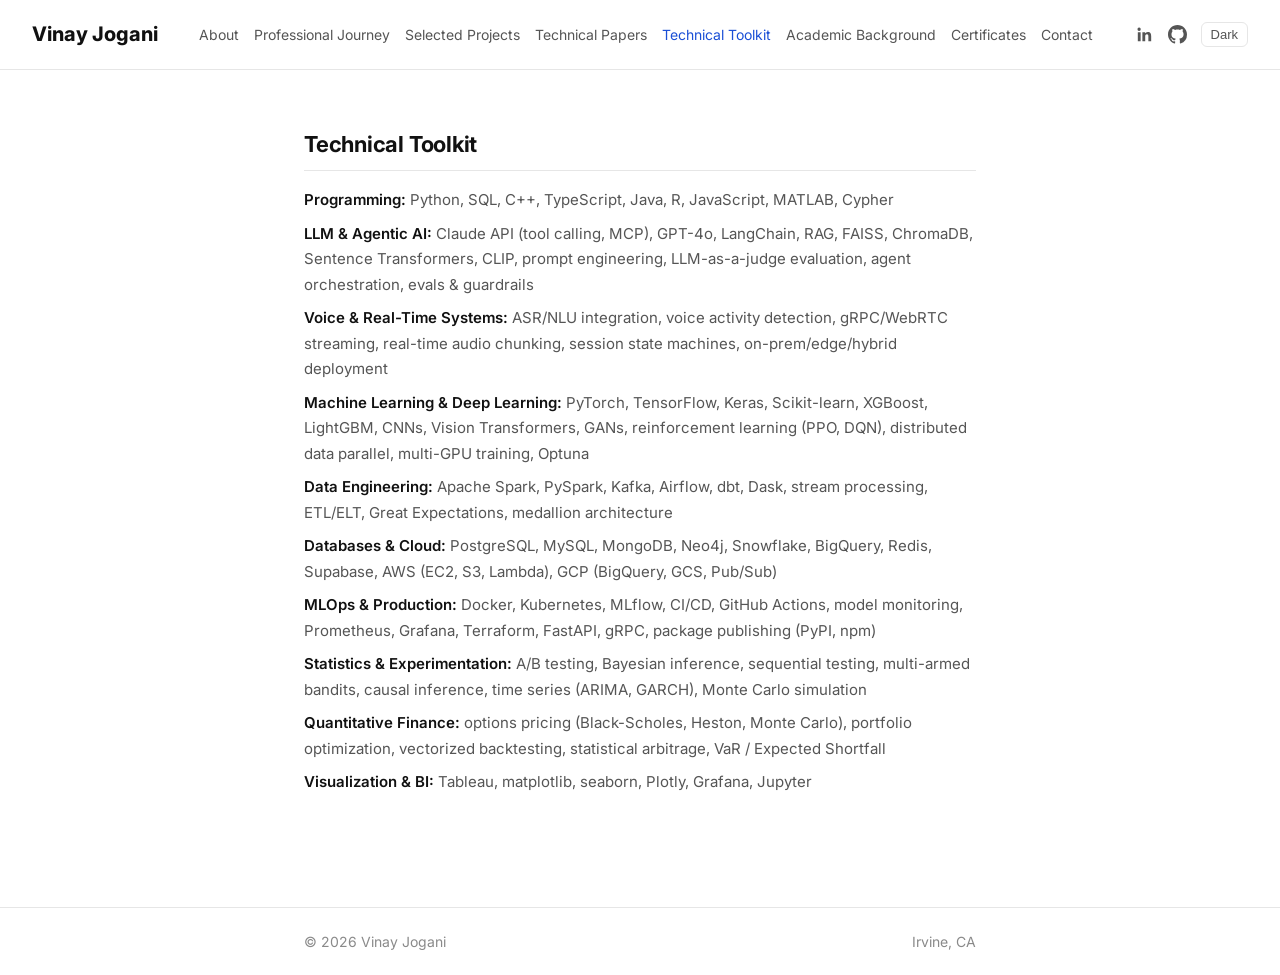
<file: toolkit.html>
<!DOCTYPE html>
<html lang="en">
<head>
<meta charset="UTF-8"><meta name="viewport" content="width=device-width, initial-scale=1.0">
<title>Technical Toolkit — Vinay Jogani</title>
<meta name="description" content="Vinay Jogani's technical skills across ML, LLM/agentic AI, data engineering, MLOps, and quantitative finance.">
<script async src="https://www.googletagmanager.com/gtag/js?id=G-DZ1MQV8NDV"></script>
<script>window.dataLayer=window.dataLayer||[];function gtag(){dataLayer.push(arguments);}gtag('js',new Date());gtag('config','G-DZ1MQV8NDV');</script>
<link rel="preconnect" href="https://fonts.googleapis.com"><link rel="preconnect" href="https://fonts.gstatic.com" crossorigin><link href="https://fonts.googleapis.com/css2?family=Inter:wght@400;500;600;700;800&display=swap" rel="stylesheet"><link rel="stylesheet" href="style.css">
<script src="shared.js"></script>
</head>
<body>
<header><nav>
<a class="name" href="index.html">Vinay Jogani</a>
<span class="links-c"><a class="nl" href="index.html#about">About</a><a class="nl" href="journey.html">Professional Journey</a><a class="nl" href="projects.html">Selected Projects</a><a class="nl" href="papers.html">Technical Papers</a><a class="nl active" href="toolkit.html">Technical Toolkit</a><a class="nl" href="academic.html">Academic Background</a><a class="nl" href="certificates.html">Certificates</a><a class="nl" href="index.html#contact">Contact</a></span>
<span class="icons">
<a href="https://www.linkedin.com/in/vinayjogani/" aria-label="LinkedIn" target="_blank" rel="noopener"><svg viewBox="0 0 24 24"><path d="M20.45 20.45h-3.56v-5.57c0-1.33-.02-3.04-1.85-3.04-1.85 0-2.14 1.45-2.14 2.94v5.67H9.34V9h3.41v1.56h.05c.48-.9 1.64-1.85 3.37-1.85 3.6 0 4.27 2.37 4.27 5.46v6.28zM5.34 7.43a2.07 2.07 0 1 1 0-4.13 2.07 2.07 0 0 1 0 4.13zM7.12 20.45H3.55V9h3.57v11.45z"/></svg></a>
<a href="https://github.com/VinayJogani14" aria-label="GitHub" target="_blank" rel="noopener"><svg viewBox="0 0 16 16"><path d="M8 0C3.58 0 0 3.58 0 8c0 3.54 2.29 6.53 5.47 7.59.4.07.55-.17.55-.38 0-.19-.01-.82-.01-1.49-2.01.37-2.53-.49-2.69-.94-.09-.23-.48-.94-.82-1.13-.28-.15-.68-.52-.01-.53.63-.01 1.08.58 1.23.82.72 1.21 1.87.87 2.33.66.07-.52.28-.87.51-1.07-1.78-.2-3.64-.89-3.64-3.95 0-.87.31-1.59.82-2.15-.08-.2-.36-1.02.08-2.12 0 0 .67-.21 2.2.82.64-.18 1.32-.27 2-.27s1.36.09 2 .27c1.53-1.04 2.2-.82 2.2-.82.44 1.1.16 1.92.08 2.12.51.56.82 1.27.82 2.15 0 3.07-1.87 3.75-3.65 3.95.29.25.54.73.54 1.48 0 1.07-.01 1.93-.01 2.2 0 .21.15.46.55.38A8.01 8.01 0 0 0 16 8c0-4.42-3.58-8-8-8z"/></svg></a>
<button id="theme-btn" onclick="toggleTheme()">Dark</button>
</span>
</nav></header>
<main><div class="wrap">
<h2 style="margin-top:0">Technical Toolkit</h2><div class="pill-row"><b>Programming:</b> Python, SQL, C++, TypeScript, Java, R, JavaScript, MATLAB, Cypher</div><div class="pill-row"><b>LLM & Agentic AI:</b> Claude API (tool calling, MCP), GPT-4o, LangChain, RAG, FAISS, ChromaDB, Sentence Transformers, CLIP, prompt engineering, LLM-as-a-judge evaluation, agent orchestration, evals & guardrails</div><div class="pill-row"><b>Voice & Real-Time Systems:</b> ASR/NLU integration, voice activity detection, gRPC/WebRTC streaming, real-time audio chunking, session state machines, on-prem/edge/hybrid deployment</div><div class="pill-row"><b>Machine Learning & Deep Learning:</b> PyTorch, TensorFlow, Keras, Scikit-learn, XGBoost, LightGBM, CNNs, Vision Transformers, GANs, reinforcement learning (PPO, DQN), distributed data parallel, multi-GPU training, Optuna</div><div class="pill-row"><b>Data Engineering:</b> Apache Spark, PySpark, Kafka, Airflow, dbt, Dask, stream processing, ETL/ELT, Great Expectations, medallion architecture</div><div class="pill-row"><b>Databases & Cloud:</b> PostgreSQL, MySQL, MongoDB, Neo4j, Snowflake, BigQuery, Redis, Supabase, AWS (EC2, S3, Lambda), GCP (BigQuery, GCS, Pub/Sub)</div><div class="pill-row"><b>MLOps & Production:</b> Docker, Kubernetes, MLflow, CI/CD, GitHub Actions, model monitoring, Prometheus, Grafana, Terraform, FastAPI, gRPC, package publishing (PyPI, npm)</div><div class="pill-row"><b>Statistics & Experimentation:</b> A/B testing, Bayesian inference, sequential testing, multi-armed bandits, causal inference, time series (ARIMA, GARCH), Monte Carlo simulation</div><div class="pill-row"><b>Quantitative Finance:</b> options pricing (Black-Scholes, Heston, Monte Carlo), portfolio optimization, vectorized backtesting, statistical arbitrage, VaR / Expected Shortfall</div><div class="pill-row"><b>Visualization & BI:</b> Tableau, matplotlib, seaborn, Plotly, Grafana, Jupyter</div>
</div></main>
<footer><div class="wrap"><span>© 2026 Vinay Jogani</span><span>Irvine, CA</span></div></footer>
</body>
</html>
</file>
<file: style.css>
:root{
  --bg:#ffffff; --fg:#111111; --muted:#555555; --faint:#8a8a8a;
  --line:#e6e6e6; --accent:#1a4fd6; --accent-hover:#0d3cb0; --code-bg:#f6f6f4;
}
[data-theme="dark"]{
  --bg:#0f1115; --fg:#e8e8e6; --muted:#b0b0ac; --faint:#7d7d78;
  --line:#26282e; --accent:#7ea2ff; --accent-hover:#a5bdff; --code-bg:#1a1d23;
}
*{margin:0;padding:0;box-sizing:border-box}
html{scroll-behavior:smooth}
body{
  background:var(--bg); color:var(--fg);
  font-family:"Inter",-apple-system,BlinkMacSystemFont,"Segoe UI",Roboto,"Helvetica Neue",Arial,sans-serif;
  font-size:17px; line-height:1.65;
  transition:background .2s,color .2s;
}
.wrap{max-width:720px;margin:0 auto;padding:0 24px}

/* nav */
header{border-bottom:1px solid var(--line)}
nav{max-width:none;margin:0;padding:18px 32px;display:grid;grid-template-columns:auto 1fr auto;align-items:center;gap:24px}
nav .name{font-weight:750;font-size:20px;color:var(--fg);text-decoration:none;white-space:nowrap}
nav .links-c{display:flex;justify-content:center;gap:15px;flex-wrap:wrap}
nav a.nl{color:var(--muted);text-decoration:none;font-size:14px;white-space:nowrap}
nav a.nl:hover,nav a.nl.active{color:var(--accent)}
nav .icons{display:flex;align-items:center;gap:14px}
nav .icons a{color:var(--muted);display:flex}
nav .icons a:hover{color:var(--accent)}
nav .icons svg{width:19px;height:19px;fill:currentColor}
#theme-btn{background:none;border:1px solid var(--line);border-radius:6px;color:var(--muted);cursor:pointer;padding:4px 9px;font-size:13px}
#theme-btn:hover{color:var(--accent);border-color:var(--accent)}

main{padding:56px 0 40px}

/* hero */
.hero{text-align:center;padding:24px 0 8px}
.hero img{width:132px;height:132px;border-radius:50%;object-fit:cover;border:1px solid var(--line)}
.hero h1{font-size:34px;font-weight:750;letter-spacing:-.01em;margin-top:18px}
.hero .tag{color:var(--muted);font-size:17.5px;margin-top:8px}
.hero .sub{color:var(--faint);font-size:15px;margin-top:6px}
.hero .links{margin-top:18px;display:flex;justify-content:center;gap:18px;flex-wrap:wrap;font-size:15px}
a{color:var(--accent);text-decoration:none}
a:hover{color:var(--accent-hover);text-decoration:underline}

/* sections */
section{margin-top:64px}
h2{font-size:22px;font-weight:700;letter-spacing:-.01em;margin-bottom:16px;padding-bottom:8px;border-bottom:1px solid var(--line)}
h3{font-size:17.5px;font-weight:650;margin-top:26px}
p{margin-top:12px;color:var(--fg)}
.muted{color:var(--muted)}
.faint{color:var(--faint);font-size:14.5px}
ul.plain{list-style:none;margin-top:10px}
ul.plain li{margin-top:10px;padding-left:18px;position:relative}
ul.plain li::before{content:"–";position:absolute;left:0;color:var(--faint)}
.item{margin-top:26px}
.item .row{display:flex;justify-content:space-between;gap:16px;flex-wrap:wrap}
.item .row .t{font-weight:650}
.item .row .d{color:var(--faint);font-size:14.5px;white-space:nowrap}
.item .where{color:var(--muted);font-size:15px;margin-top:2px}
.pill-row{margin-top:8px;color:var(--muted);font-size:15px;line-height:1.7}
.pill-row b{color:var(--fg);font-weight:600}

/* contact form */
form{margin-top:20px;display:grid;gap:14px}
input,textarea{
  width:100%;padding:11px 12px;font-size:15.5px;font-family:inherit;
  background:var(--bg);color:var(--fg);border:1px solid var(--line);border-radius:8px;
}
input:focus,textarea:focus{outline:none;border-color:var(--accent)}
button.submit{
  justify-self:start;background:var(--accent);color:#fff;border:none;border-radius:8px;
  padding:11px 22px;font-size:15.5px;cursor:pointer;font-weight:600
}
button.submit:hover{background:var(--accent-hover)}

footer{border-top:1px solid var(--line);margin-top:72px}
footer .wrap{padding:22px 24px;color:var(--faint);font-size:14px;display:flex;justify-content:space-between;gap:12px;flex-wrap:wrap}

@media(max-width:900px){
  nav{grid-template-columns:auto auto;grid-template-rows:auto auto}
  nav .links-c{grid-column:1 / -1;grid-row:2;justify-content:flex-start}
}
@media(max-width:600px){
  body{font-size:16px}
  .hero h1{font-size:28px}
}
</file>
